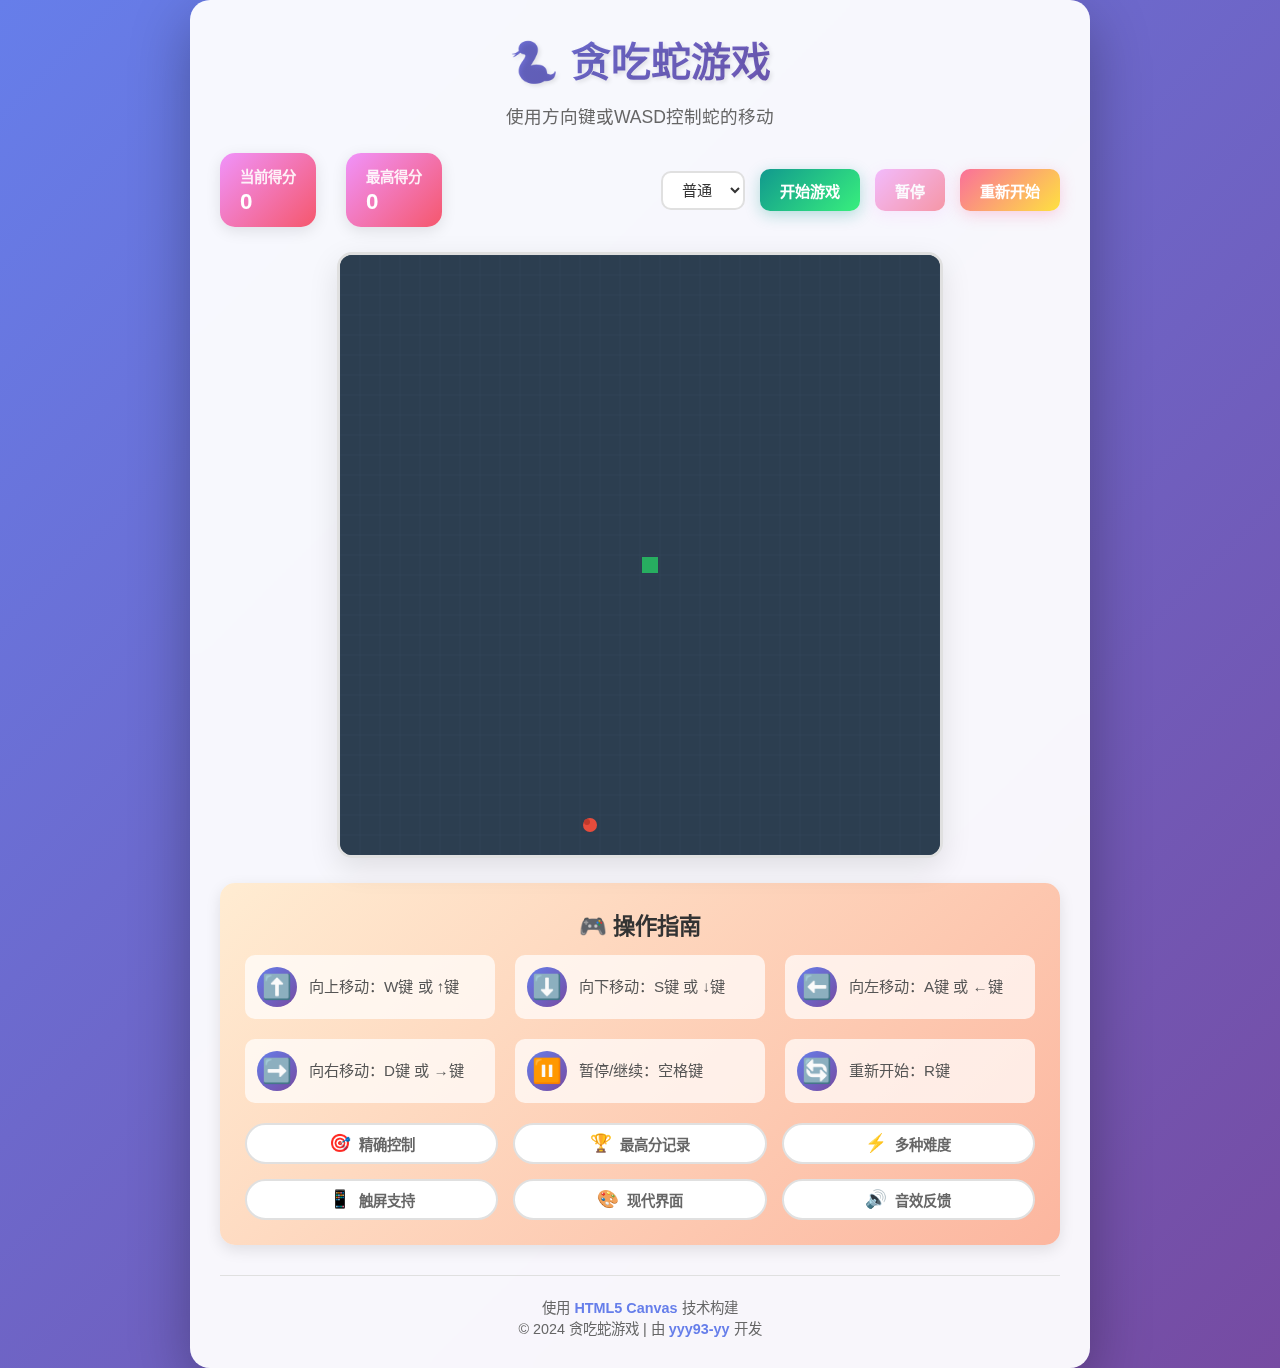
<file: index.html>
<!DOCTYPE html>
<html lang="zh-CN">
<head>
    <meta charset="UTF-8">
    <meta name="viewport" content="width=device-width, initial-scale=1.0">
    <title>贪吃蛇游戏 - Snake Game</title>
    <meta name="description" content="一个经典的贪吃蛇游戏，支持多种难度级别，现代化的界面设计">
    <meta name="keywords" content="贪吃蛇,游戏,snake,game,html5,javascript">
    <meta name="author" content="yyy93-yy">
    
    <!-- Open Graph Meta Tags -->
    <meta property="og:title" content="贪吃蛇游戏 - Snake Game">
    <meta property="og:description" content="一个经典的贪吃蛇游戏，支持多种难度级别，现代化的界面设计">
    <meta property="og:type" content="website">
    <meta property="og:url" content="">
    
    <!-- Favicon -->
    <link rel="icon" type="image/svg+xml" href="data:image/svg+xml,<svg xmlns='http://www.w3.org/2000/svg' viewBox='0 0 100 100'><text y='.9em' font-size='90'>🐍</text></svg>">
    
    <!-- CSS Styles -->
    <link rel="stylesheet" href="style.css">
    
    <!-- PWA Manifest -->
    <!-- <link rel="manifest" href="manifest.json"> -->
    <meta name="theme-color" content="#667eea">
    
    <!-- Service Worker Registration -->
    <!-- <script>
        if ('serviceWorker' in navigator) {
            window.addEventListener('load', () => {
                navigator.serviceWorker.register('/sw.js').catch(console.error);
            });
        }
    </script> -->
</head>
<body>
    <div class="game-container">
        <!-- 游戏头部 -->
        <header class="game-header">
            <h1 class="game-title">🐍 贪吃蛇游戏</h1>
            <p class="game-subtitle">使用方向键或WASD控制蛇的移动</p>
        </header>
        
        <!-- 游戏信息面板 -->
        <section class="game-info">
            <div class="score-panel">
                <div class="score-item">
                    <div class="score-label">当前得分</div>
                    <div class="score-value" id="score">0</div>
                </div>
                <div class="score-item">
                    <div class="score-label">最高得分</div>
                    <div class="score-value" id="high-score">0</div>
                </div>
            </div>
            
            <div class="controls">
                <select class="difficulty-selector" id="difficulty">
                    <option value="easy">简单</option>
                    <option value="normal" selected>普通</option>
                    <option value="hard">困难</option>
                    <option value="extreme">极限</option>
                </select>
                
                <button class="btn btn-start" id="startBtn">开始游戏</button>
                <button class="btn btn-pause" id="pauseBtn" disabled>暂停</button>
                <button class="btn btn-restart" id="restartBtn">重新开始</button>
            </div>
        </section>
        
        <!-- 游戏画布 -->
        <main class="game-canvas-container">
            <canvas id="gameCanvas" width="600" height="600"></canvas>
            
            <!-- 游戏覆盖层 -->
            <div class="game-overlay" id="gameOverlay">
                <h2 class="overlay-title" id="overlayTitle">准备开始</h2>
                <p class="overlay-message" id="overlayMessage">按空格键或点击开始按钮</p>
                <button class="overlay-start-btn" id="overlayStartBtn">开始游戏</button>
            </div>
        </main>
        
        <!-- 操作指南 -->
        <section class="instructions">
            <h2 class="instructions-title">🎮 操作指南</h2>
            <div class="instructions-grid">
                <div class="instruction-item">
                    <div class="instruction-icon">⬆️</div>
                    <div class="instruction-text">向上移动：W键 或 ↑键</div>
                </div>
                <div class="instruction-item">
                    <div class="instruction-icon">⬇️</div>
                    <div class="instruction-text">向下移动：S键 或 ↓键</div>
                </div>
                <div class="instruction-item">
                    <div class="instruction-icon">⬅️</div>
                    <div class="instruction-text">向左移动：A键 或 ←键</div>
                </div>
                <div class="instruction-item">
                    <div class="instruction-icon">➡️</div>
                    <div class="instruction-text">向右移动：D键 或 →键</div>
                </div>
                <div class="instruction-item">
                    <div class="instruction-icon">⏸️</div>
                    <div class="instruction-text">暂停/继续：空格键</div>
                </div>
                <div class="instruction-item">
                    <div class="instruction-icon">🔄</div>
                    <div class="instruction-text">重新开始：R键</div>
                </div>
            </div>
            
            <!-- 游戏特性 -->
            <div class="features">
                <div class="feature-badge">
                    <span class="feature-icon">🎯</span>
                    <span>精确控制</span>
                </div>
                <div class="feature-badge">
                    <span class="feature-icon">🏆</span>
                    <span>最高分记录</span>
                </div>
                <div class="feature-badge">
                    <span class="feature-icon">⚡</span>
                    <span>多种难度</span>
                </div>
                <div class="feature-badge">
                    <span class="feature-icon">📱</span>
                    <span>触屏支持</span>
                </div>
                <div class="feature-badge">
                    <span class="feature-icon">🎨</span>
                    <span>现代界面</span>
                </div>
                <div class="feature-badge">
                    <span class="feature-icon">🔊</span>
                    <span>音效反馈</span>
                </div>
            </div>
        </section>
        
        <!-- 页脚 -->
        <footer class="game-footer">
            <p>使用 <a href="https://developer.mozilla.org/en-US/docs/Games/Techniques/2D_collision_detection" target="_blank" class="footer-link">HTML5 Canvas</a> 技术构建</p>
            <p>© 2024 贪吃蛇游戏 | 由 <a href="https://github.com/yyy93-yy" target="_blank" class="footer-link">yyy93-yy</a> 开发</p>
        </footer>
    </div>
    
    <!-- JavaScript -->
    <script src="script.js"></script>
</body>
</html>
</file>
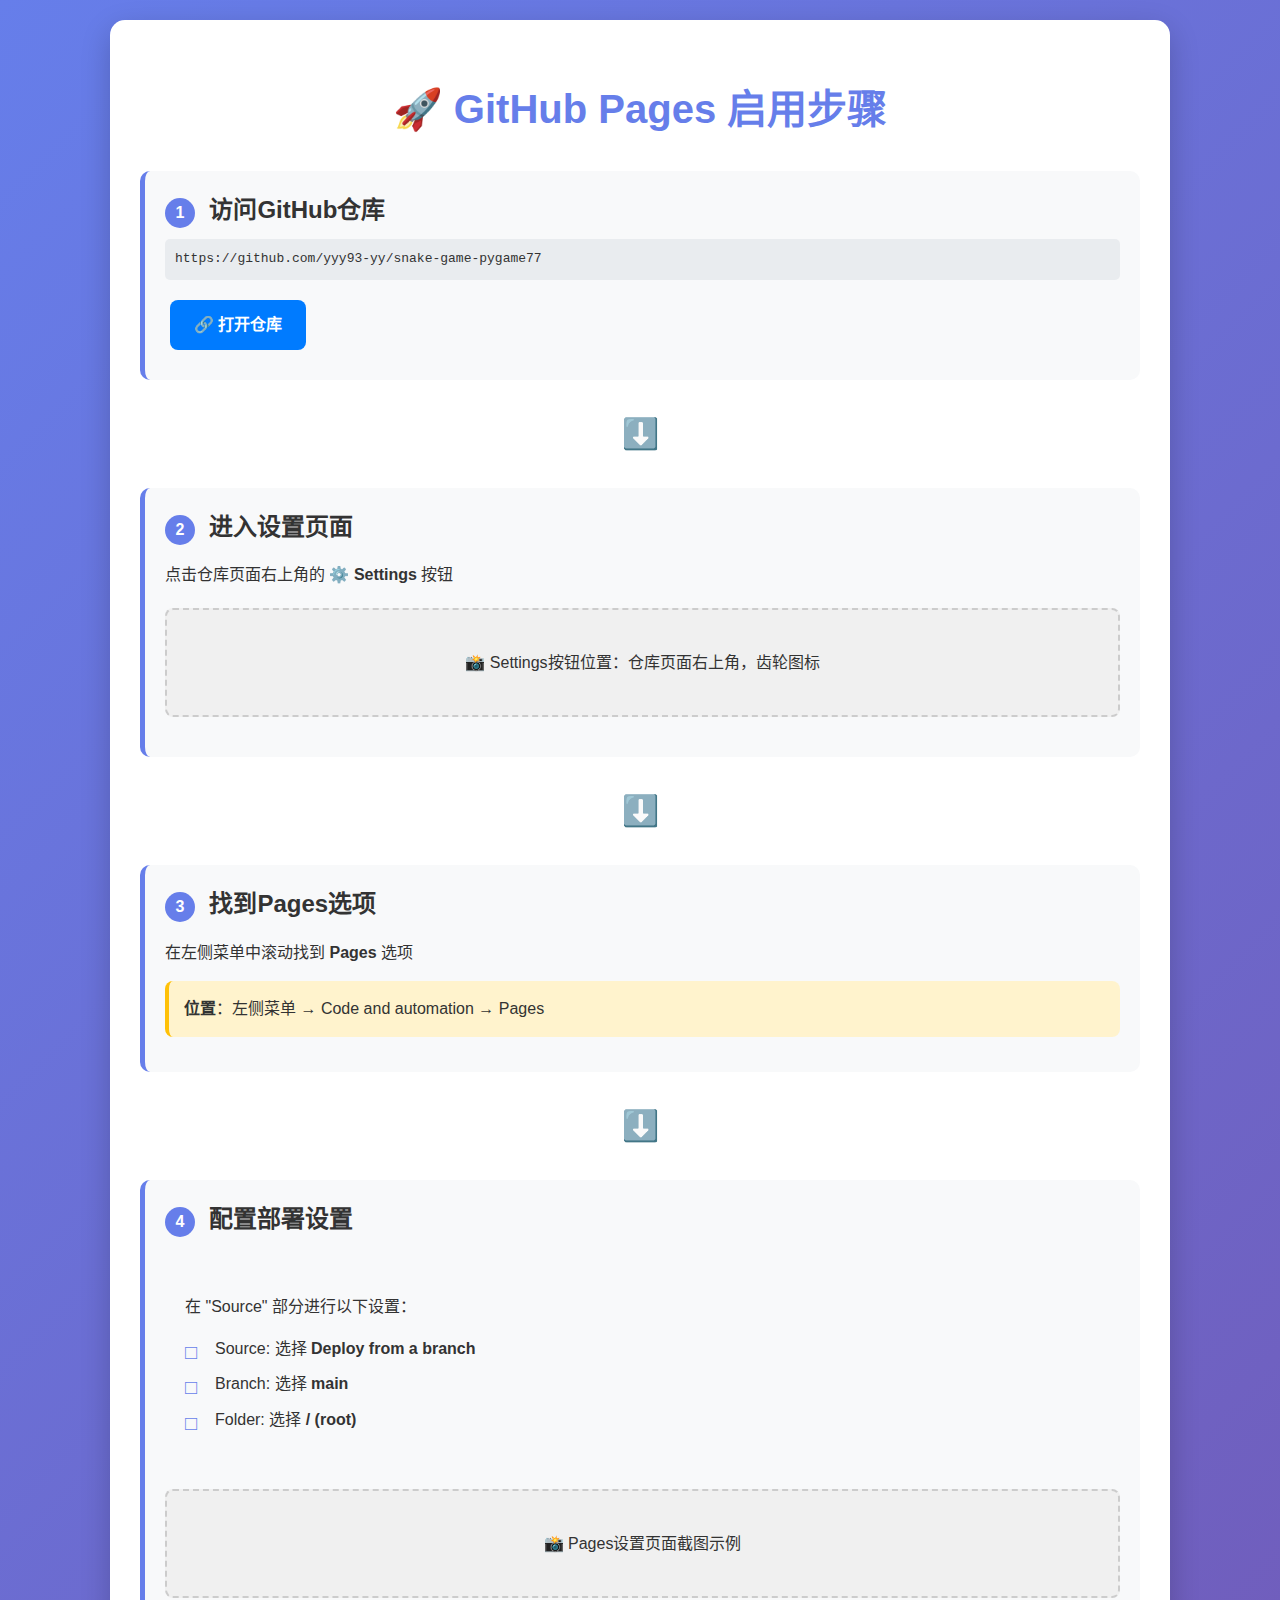
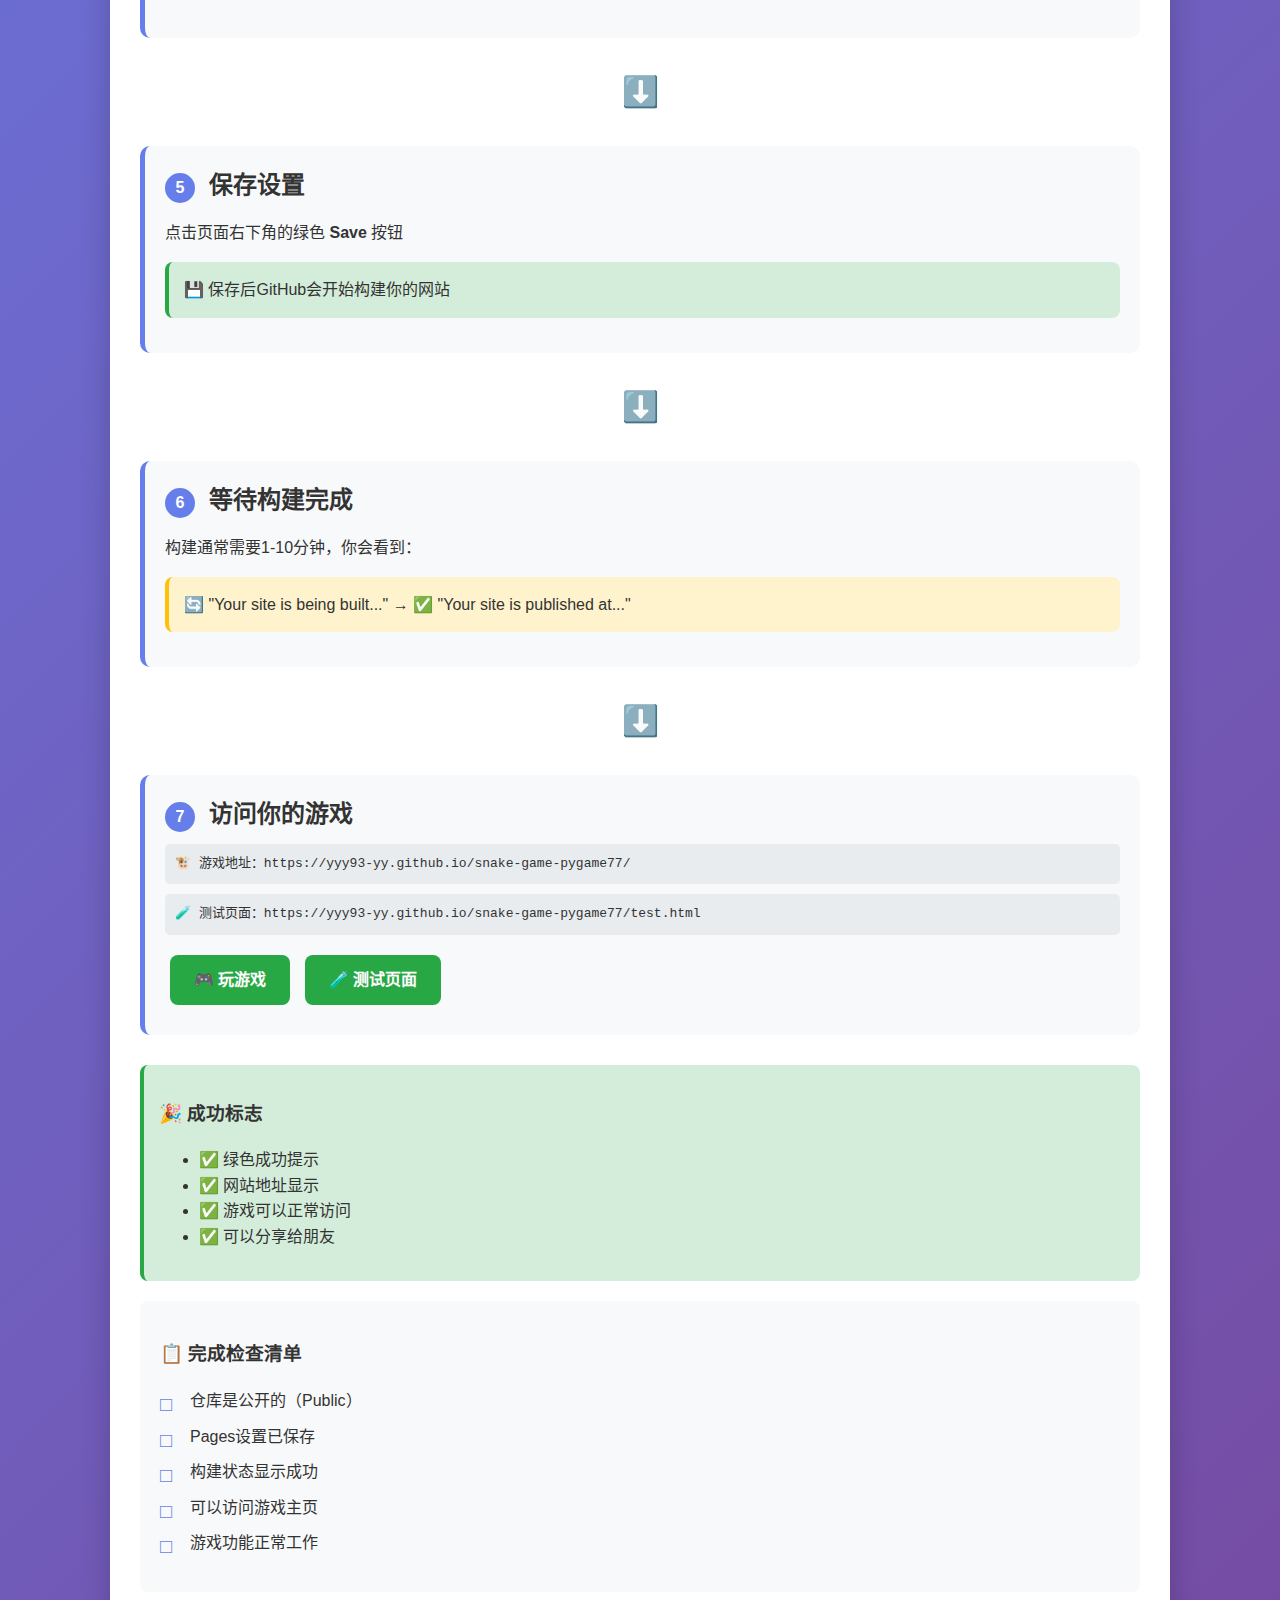
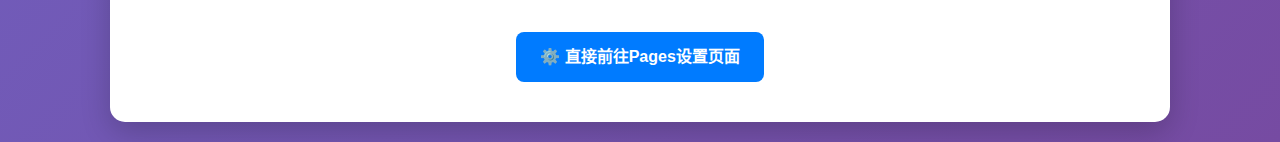
<file: setup_guide.html>
<!DOCTYPE html>
<html lang="zh-CN">
<head>
    <meta charset="UTF-8">
    <meta name="viewport" content="width=device-width, initial-scale=1.0">
    <title>GitHub Pages 启用步骤</title>
    <style>
        body {
            font-family: 'Segoe UI', Tahoma, Geneva, Verdana, sans-serif;
            line-height: 1.6;
            margin: 0;
            padding: 20px;
            background: linear-gradient(135deg, #667eea 0%, #764ba2 100%);
            min-height: 100vh;
            color: #333;
        }
        .container {
            max-width: 1000px;
            margin: 0 auto;
            background: white;
            border-radius: 15px;
            padding: 30px;
            box-shadow: 0 10px 30px rgba(0, 0, 0, 0.2);
        }
        h1 {
            text-align: center;
            color: #667eea;
            margin-bottom: 30px;
            font-size: 2.5rem;
        }
        .step {
            margin: 30px 0;
            padding: 20px;
            background: #f8f9fa;
            border-radius: 10px;
            border-left: 5px solid #667eea;
        }
        .step-number {
            display: inline-block;
            background: #667eea;
            color: white;
            width: 30px;
            height: 30px;
            border-radius: 50%;
            text-align: center;
            line-height: 30px;
            font-weight: bold;
            margin-right: 10px;
        }
        .step h2 {
            display: inline;
            color: #333;
        }
        .highlight {
            background: #fff3cd;
            padding: 15px;
            border-radius: 8px;
            border-left: 4px solid #ffc107;
            margin: 15px 0;
        }
        .success {
            background: #d4edda;
            border-left: 4px solid #28a745;
        }
        .url {
            background: #e9ecef;
            padding: 10px;
            border-radius: 5px;
            font-family: monospace;
            word-break: break-all;
            margin: 10px 0;
        }
        .button {
            display: inline-block;
            background: #28a745;
            color: white;
            padding: 12px 24px;
            text-decoration: none;
            border-radius: 8px;
            font-weight: bold;
            margin: 10px 5px;
            transition: background 0.3s;
        }
        .button:hover {
            background: #218838;
        }
        .button.primary {
            background: #007bff;
        }
        .button.primary:hover {
            background: #0056b3;
        }
        .checklist {
            background: #f8f9fa;
            padding: 20px;
            border-radius: 8px;
            margin: 20px 0;
        }
        .checklist ul {
            list-style: none;
            padding: 0;
        }
        .checklist li {
            margin: 10px 0;
            padding-left: 30px;
            position: relative;
        }
        .checklist li:before {
            content: "□";
            position: absolute;
            left: 0;
            font-size: 20px;
            color: #667eea;
        }
        .checklist li.completed:before {
            content: "✓";
            color: #28a745;
        }
        .screenshot-placeholder {
            background: #f0f0f0;
            border: 2px dashed #ccc;
            padding: 40px;
            text-align: center;
            border-radius: 8px;
            margin: 20px 0;
        }
        .arrow {
            text-align: center;
            font-size: 30px;
            color: #667eea;
            margin: 20px 0;
        }
    </style>
</head>
<body>
    <div class="container">
        <h1>🚀 GitHub Pages 启用步骤</h1>
        
        <div class="step">
            <span class="step-number">1</span>
            <h2>访问GitHub仓库</h2>
            <div class="url">
                https://github.com/yyy93-yy/snake-game-pygame77
            </div>
            <a href="https://github.com/yyy93-yy/snake-game-pygame77" class="button primary" target="_blank">🔗 打开仓库</a>
        </div>

        <div class="arrow">⬇️</div>

        <div class="step">
            <span class="step-number">2</span>
            <h2>进入设置页面</h2>
            <p>点击仓库页面右上角的 ⚙️ <strong>Settings</strong> 按钮</p>
            <div class="screenshot-placeholder">
                📸 Settings按钮位置：仓库页面右上角，齿轮图标
            </div>
        </div>

        <div class="arrow">⬇️</div>

        <div class="step">
            <span class="step-number">3</span>
            <h2>找到Pages选项</h2>
            <p>在左侧菜单中滚动找到 <strong>Pages</strong> 选项</p>
            <div class="highlight">
                <strong>位置</strong>：左侧菜单 → Code and automation → Pages
            </div>
        </div>

        <div class="arrow">⬇️</div>

        <div class="step">
            <span class="step-number">4</span>
            <h2>配置部署设置</h2>
            <div class="checklist">
                <p>在 "Source" 部分进行以下设置：</p>
                <ul>
                    <li>Source: 选择 <strong>Deploy from a branch</strong></li>
                    <li>Branch: 选择 <strong>main</strong></li>
                    <li>Folder: 选择 <strong>/ (root)</strong></li>
                </ul>
            </div>
            <div class="screenshot-placeholder">
                📸 Pages设置页面截图示例
            </div>
        </div>

        <div class="arrow">⬇️</div>

        <div class="step">
            <span class="step-number">5</span>
            <h2>保存设置</h2>
            <p>点击页面右下角的绿色 <strong>Save</strong> 按钮</p>
            <div class="highlight success">
                💾 保存后GitHub会开始构建你的网站
            </div>
        </div>

        <div class="arrow">⬇️</div>

        <div class="step">
            <span class="step-number">6</span>
            <h2>等待构建完成</h2>
            <p>构建通常需要1-10分钟，你会看到：</p>
            <div class="highlight">
                🔄 "Your site is being built..." → ✅ "Your site is published at..."
            </div>
        </div>

        <div class="arrow">⬇️</div>

        <div class="step">
            <span class="step-number">7</span>
            <h2>访问你的游戏</h2>
            <div class="url">
                🐮 游戏地址：https://yyy93-yy.github.io/snake-game-pygame77/
            </div>
            <div class="url">
                🧪 测试页面：https://yyy93-yy.github.io/snake-game-pygame77/test.html
            </div>
            <a href="https://yyy93-yy.github.io/snake-game-pygame77/" class="button" target="_blank">🎮 玩游戏</a>
            <a href="https://yyy93-yy.github.io/snake-game-pygame77/test.html" class="button" target="_blank">🧪 测试页面</a>
        </div>

        <div class="highlight success">
            <h3>🎉 成功标志</h3>
            <ul>
                <li>✅ 绿色成功提示</li>
                <li>✅ 网站地址显示</li>
                <li>✅ 游戏可以正常访问</li>
                <li>✅ 可以分享给朋友</li>
            </ul>
        </div>

        <div class="checklist">
            <h3>📋 完成检查清单</h3>
            <ul>
                <li>仓库是公开的（Public）</li>
                <li>Pages设置已保存</li>
                <li>构建状态显示成功</li>
                <li>可以访问游戏主页</li>
                <li>游戏功能正常工作</li>
            </ul>
        </div>

        <div style="text-align: center; margin-top: 30px;">
            <a href="https://github.com/yyy93-yy/snake-game-pygame77/settings/pages" class="button primary" target="_blank">
                ⚙️ 直接前往Pages设置页面
            </a>
        </div>
    </div>
</body>
</html>
</file>
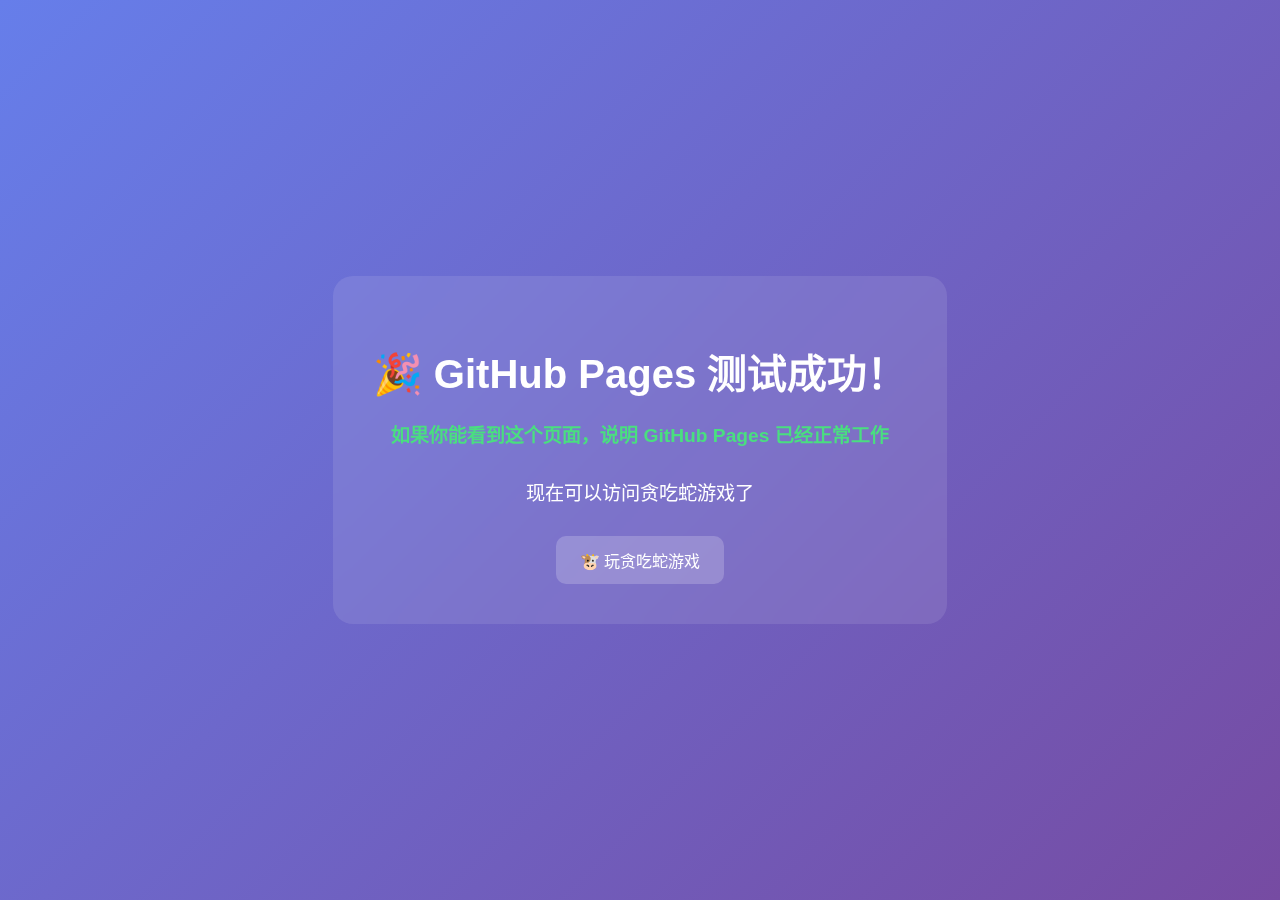
<file: test.html>
<!DOCTYPE html>
<html lang="zh-CN">
<head>
    <meta charset="UTF-8">
    <meta name="viewport" content="width=device-width, initial-scale=1.0">
    <title>GitHub Pages 测试</title>
    <style>
        body {
            font-family: Arial, sans-serif;
            display: flex;
            justify-content: center;
            align-items: center;
            min-height: 100vh;
            margin: 0;
            background: linear-gradient(135deg, #667eea 0%, #764ba2 100%);
            color: white;
        }
        .container {
            text-align: center;
            padding: 40px;
            background: rgba(255, 255, 255, 0.1);
            border-radius: 20px;
            backdrop-filter: blur(10px);
        }
        h1 {
            font-size: 2.5rem;
            margin-bottom: 20px;
        }
        p {
            font-size: 1.2rem;
            margin-bottom: 30px;
        }
        .success {
            color: #4ade80;
            font-weight: bold;
        }
        .link {
            display: inline-block;
            padding: 12px 24px;
            background: rgba(255, 255, 255, 0.2);
            color: white;
            text-decoration: none;
            border-radius: 10px;
            transition: all 0.3s ease;
        }
        .link:hover {
            background: rgba(255, 255, 255, 0.3);
            transform: translateY(-2px);
        }
    </style>
</head>
<body>
    <div class="container">
        <h1>🎉 GitHub Pages 测试成功！</h1>
        <p class="success">如果你能看到这个页面，说明 GitHub Pages 已经正常工作</p>
        <p>现在可以访问贪吃蛇游戏了</p>
        <a href="index.html" class="link">🐮 玩贪吃蛇游戏</a>
    </div>
</body>
</html>
</file>
<file: style.css>
/* 全局样式重置 */
* {
    margin: 0;
    padding: 0;
    box-sizing: border-box;
}

body {
    font-family: 'Segoe UI', Tahoma, Geneva, Verdana, sans-serif;
    background: linear-gradient(135deg, #667eea 0%, #764ba2 100%);
    min-height: 100vh;
    display: flex;
    justify-content: center;
    align-items: center;
    color: #333;
    overflow-x: hidden;
}

/* 主容器 */
.game-container {
    background: rgba(255, 255, 255, 0.95);
    border-radius: 20px;
    padding: 30px;
    box-shadow: 0 20px 60px rgba(0, 0, 0, 0.3);
    max-width: 900px;
    width: 100%;
    backdrop-filter: blur(10px);
    animation: fadeInUp 0.6s ease-out;
}

@keyframes fadeInUp {
    from {
        opacity: 0;
        transform: translateY(30px);
    }
    to {
        opacity: 1;
        transform: translateY(0);
    }
}

/* 头部区域 */
.game-header {
    text-align: center;
    margin-bottom: 25px;
}

.game-title {
    font-size: 2.5rem;
    font-weight: 800;
    background: linear-gradient(135deg, #667eea 0%, #764ba2 100%);
    -webkit-background-clip: text;
    -webkit-text-fill-color: transparent;
    background-clip: text;
    margin-bottom: 15px;
    text-shadow: 2px 2px 4px rgba(0, 0, 0, 0.1);
}

.game-subtitle {
    color: #666;
    font-size: 1.1rem;
    font-weight: 400;
}

/* 游戏信息面板 */
.game-info {
    display: flex;
    justify-content: space-between;
    align-items: center;
    margin-bottom: 20px;
    gap: 20px;
    flex-wrap: wrap;
}

.score-panel {
    display: flex;
    gap: 30px;
}

.score-item {
    background: linear-gradient(135deg, #f093fb 0%, #f5576c 100%);
    color: white;
    padding: 12px 20px;
    border-radius: 15px;
    font-weight: 600;
    box-shadow: 0 4px 15px rgba(0, 0, 0, 0.1);
    transition: transform 0.3s ease, box-shadow 0.3s ease;
}

.score-item:hover {
    transform: translateY(-2px);
    box-shadow: 0 6px 20px rgba(0, 0, 0, 0.15);
}

.score-label {
    font-size: 0.9rem;
    opacity: 0.9;
    margin-bottom: 3px;
}

.score-value {
    font-size: 1.4rem;
    font-weight: 700;
    transition: transform 0.3s ease, color 0.3s ease;
}

/* 控制面板 */
.controls {
    display: flex;
    gap: 15px;
    align-items: center;
    flex-wrap: wrap;
}

.difficulty-selector {
    background: white;
    border: 2px solid #e0e0e0;
    border-radius: 10px;
    padding: 8px 15px;
    font-size: 0.95rem;
    color: #333;
    cursor: pointer;
    transition: all 0.3s ease;
    font-weight: 500;
}

.difficulty-selector:hover {
    border-color: #667eea;
    box-shadow: 0 2px 8px rgba(102, 126, 234, 0.2);
}

.difficulty-selector:focus {
    outline: none;
    border-color: #667eea;
    box-shadow: 0 0 0 3px rgba(102, 126, 234, 0.1);
}

.btn {
    background: linear-gradient(135deg, #667eea 0%, #764ba2 100%);
    color: white;
    border: none;
    border-radius: 10px;
    padding: 10px 20px;
    font-size: 0.95rem;
    font-weight: 600;
    cursor: pointer;
    transition: all 0.3s ease;
    box-shadow: 0 4px 15px rgba(102, 126, 234, 0.3);
    position: relative;
    overflow: hidden;
}

.btn:before {
    content: '';
    position: absolute;
    top: 0;
    left: -100%;
    width: 100%;
    height: 100%;
    background: linear-gradient(90deg, transparent, rgba(255, 255, 255, 0.2), transparent);
    transition: left 0.5s;
}

.btn:hover:before {
    left: 100%;
}

.btn:hover {
    transform: translateY(-2px);
    box-shadow: 0 6px 20px rgba(102, 126, 234, 0.4);
}

.btn:active {
    transform: translateY(0);
}

.btn:disabled {
    opacity: 0.6;
    cursor: not-allowed;
    transform: none;
}

.btn:disabled:hover {
    transform: none;
    box-shadow: 0 4px 15px rgba(102, 126, 234, 0.3);
}

.btn-start {
    background: linear-gradient(135deg, #11998e 0%, #38ef7d 100%);
    box-shadow: 0 4px 15px rgba(17, 153, 142, 0.3);
}

.btn-start:hover {
    box-shadow: 0 6px 20px rgba(17, 153, 142, 0.4);
}

.btn-pause {
    background: linear-gradient(135deg, #f093fb 0%, #f5576c 100%);
    box-shadow: 0 4px 15px rgba(240, 147, 251, 0.3);
}

.btn-pause:hover {
    box-shadow: 0 6px 20px rgba(240, 147, 251, 0.4);
}

.btn-restart {
    background: linear-gradient(135deg, #fa709a 0%, #fee140 100%);
    box-shadow: 0 4px 15px rgba(250, 112, 154, 0.3);
}

.btn-restart:hover {
    box-shadow: 0 6px 20px rgba(250, 112, 154, 0.4);
}

/* 游戏画布 */
.game-canvas-container {
    display: flex;
    justify-content: center;
    margin: 25px 0;
    position: relative;
}

#gameCanvas {
    border: 3px solid #e0e0e0;
    border-radius: 15px;
    box-shadow: 0 10px 30px rgba(0, 0, 0, 0.1);
    background: #2c3e50;
    max-width: 100%;
    height: auto;
    transition: border-color 0.3s ease;
}

#gameCanvas:hover {
    border-color: #667eea;
}

/* 游戏覆盖层 */
.game-overlay {
    position: absolute;
    top: 0;
    left: 0;
    right: 0;
    bottom: 0;
    background: rgba(0, 0, 0, 0.8);
    display: flex;
    flex-direction: column;
    justify-content: center;
    align-items: center;
    color: white;
    border-radius: 15px;
    backdrop-filter: blur(5px);
    opacity: 0;
    animation: fadeIn 0.3s ease-out forwards;
}

@keyframes fadeIn {
    to {
        opacity: 1;
    }
}

.overlay-title {
    font-size: 2rem;
    font-weight: 700;
    margin-bottom: 15px;
    text-align: center;
}

.overlay-message {
    font-size: 1.2rem;
    margin-bottom: 25px;
    text-align: center;
    opacity: 0.9;
}

.overlay-start-btn {
    background: linear-gradient(135deg, #11998e 0%, #38ef7d 100%);
    color: white;
    border: none;
    border-radius: 50px;
    padding: 15px 40px;
    font-size: 1.1rem;
    font-weight: 600;
    cursor: pointer;
    transition: all 0.3s ease;
    box-shadow: 0 4px 15px rgba(17, 153, 142, 0.4);
    text-transform: uppercase;
    letter-spacing: 1px;
}

.overlay-start-btn:hover {
    transform: translateY(-3px);
    box-shadow: 0 8px 25px rgba(17, 153, 142, 0.5);
}

.overlay-start-btn:active {
    transform: translateY(-1px);
}

/* 操作指南 */
.instructions {
    background: linear-gradient(135deg, #ffecd2 0%, #fcb69f 100%);
    border-radius: 15px;
    padding: 25px;
    margin-top: 25px;
    box-shadow: 0 5px 15px rgba(0, 0, 0, 0.1);
}

.instructions-title {
    font-size: 1.4rem;
    font-weight: 700;
    color: #333;
    margin-bottom: 15px;
    text-align: center;
}

.instructions-grid {
    display: grid;
    grid-template-columns: repeat(auto-fit, minmax(250px, 1fr));
    gap: 20px;
    margin-bottom: 20px;
}

.instruction-item {
    display: flex;
    align-items: center;
    gap: 12px;
    padding: 12px;
    background: rgba(255, 255, 255, 0.7);
    border-radius: 10px;
    transition: transform 0.3s ease, background 0.3s ease;
}

.instruction-item:hover {
    transform: translateY(-2px);
    background: rgba(255, 255, 255, 0.9);
}

.instruction-icon {
    font-size: 1.5rem;
    width: 40px;
    height: 40px;
    display: flex;
    align-items: center;
    justify-content: center;
    background: linear-gradient(135deg, #667eea 0%, #764ba2 100%);
    color: white;
    border-radius: 50%;
    flex-shrink: 0;
}

.instruction-text {
    font-size: 0.95rem;
    color: #555;
    line-height: 1.4;
}

/* 游戏特性 */
.features {
    display: grid;
    grid-template-columns: repeat(auto-fit, minmax(200px, 1fr));
    gap: 15px;
    margin-top: 20px;
}

.feature-badge {
    background: white;
    border: 2px solid #e0e0e0;
    border-radius: 25px;
    padding: 8px 16px;
    font-size: 0.9rem;
    font-weight: 600;
    color: #666;
    text-align: center;
    transition: all 0.3s ease;
    display: flex;
    align-items: center;
    justify-content: center;
    gap: 8px;
}

.feature-badge:hover {
    border-color: #667eea;
    color: #667eea;
    transform: translateY(-2px);
    box-shadow: 0 4px 10px rgba(102, 126, 234, 0.2);
}

.feature-icon {
    font-size: 1.1rem;
}

/* 页脚 */
.game-footer {
    text-align: center;
    margin-top: 30px;
    padding-top: 20px;
    border-top: 1px solid #e0e0e0;
    color: #666;
    font-size: 0.9rem;
}

.footer-link {
    color: #667eea;
    text-decoration: none;
    font-weight: 600;
    transition: color 0.3s ease;
}

.footer-link:hover {
    color: #764ba2;
    text-decoration: underline;
}

/* 响应式设计 */
@media (max-width: 768px) {
    .game-container {
        margin: 20px;
        padding: 20px;
    }
    
    .game-title {
        font-size: 2rem;
    }
    
    .game-info {
        flex-direction: column;
        gap: 15px;
    }
    
    .score-panel {
        justify-content: center;
        gap: 20px;
    }
    
    .controls {
        justify-content: center;
        flex-wrap: wrap;
    }
    
    #gameCanvas {
        width: 100%;
        height: auto;
        max-width: 400px;
    }
    
    .instructions-grid {
        grid-template-columns: 1fr;
    }
    
    .features {
        grid-template-columns: repeat(2, 1fr);
    }
}

@media (max-width: 480px) {
    .game-container {
        margin: 10px;
        padding: 15px;
    }
    
    .game-title {
        font-size: 1.8rem;
    }
    
    .game-subtitle {
        font-size: 1rem;
    }
    
    .score-panel {
        flex-direction: column;
        gap: 10px;
        width: 100%;
    }
    
    .score-item {
        text-align: center;
    }
    
    .controls {
        flex-direction: column;
        width: 100%;
    }
    
    .btn,
    .difficulty-selector {
        width: 100%;
        text-align: center;
    }
    
    .features {
        grid-template-columns: 1fr;
    }
    
    .overlay-title {
        font-size: 1.5rem;
    }
    
    .overlay-message {
        font-size: 1rem;
    }
}

/* 加载动画 */
.loading-spinner {
    display: inline-block;
    width: 20px;
    height: 20px;
    border: 3px solid rgba(255, 255, 255, 0.3);
    border-radius: 50%;
    border-top-color: white;
    animation: spin 1s ease-in-out infinite;
}

@keyframes spin {
    to {
        transform: rotate(360deg);
    }
}

/* 滚动条样式 */
::-webkit-scrollbar {
    width: 8px;
}

::-webkit-scrollbar-track {
    background: #f1f1f1;
    border-radius: 10px;
}

::-webkit-scrollbar-thumb {
    background: linear-gradient(135deg, #667eea 0%, #764ba2 100%);
    border-radius: 10px;
}

::-webkit-scrollbar-thumb:hover {
    background: linear-gradient(135deg, #5a6fd8 0%, #6a4190 100%);
}

/* 选择文本样式 */
::selection {
    background: rgba(102, 126, 234, 0.3);
    color: #333;
}

/* 焦点样式 */
.btn:focus,
.difficulty-selector:focus {
    outline: 2px solid #667eea;
    outline-offset: 2px;
}

/* 打印样式 */
@media print {
    body {
        background: white;
    }
    
    .game-container {
        box-shadow: none;
        border: 1px solid #ccc;
    }
    
    .btn,
    .game-overlay,
    .controls {
        display: none;
    }
}
</file>
